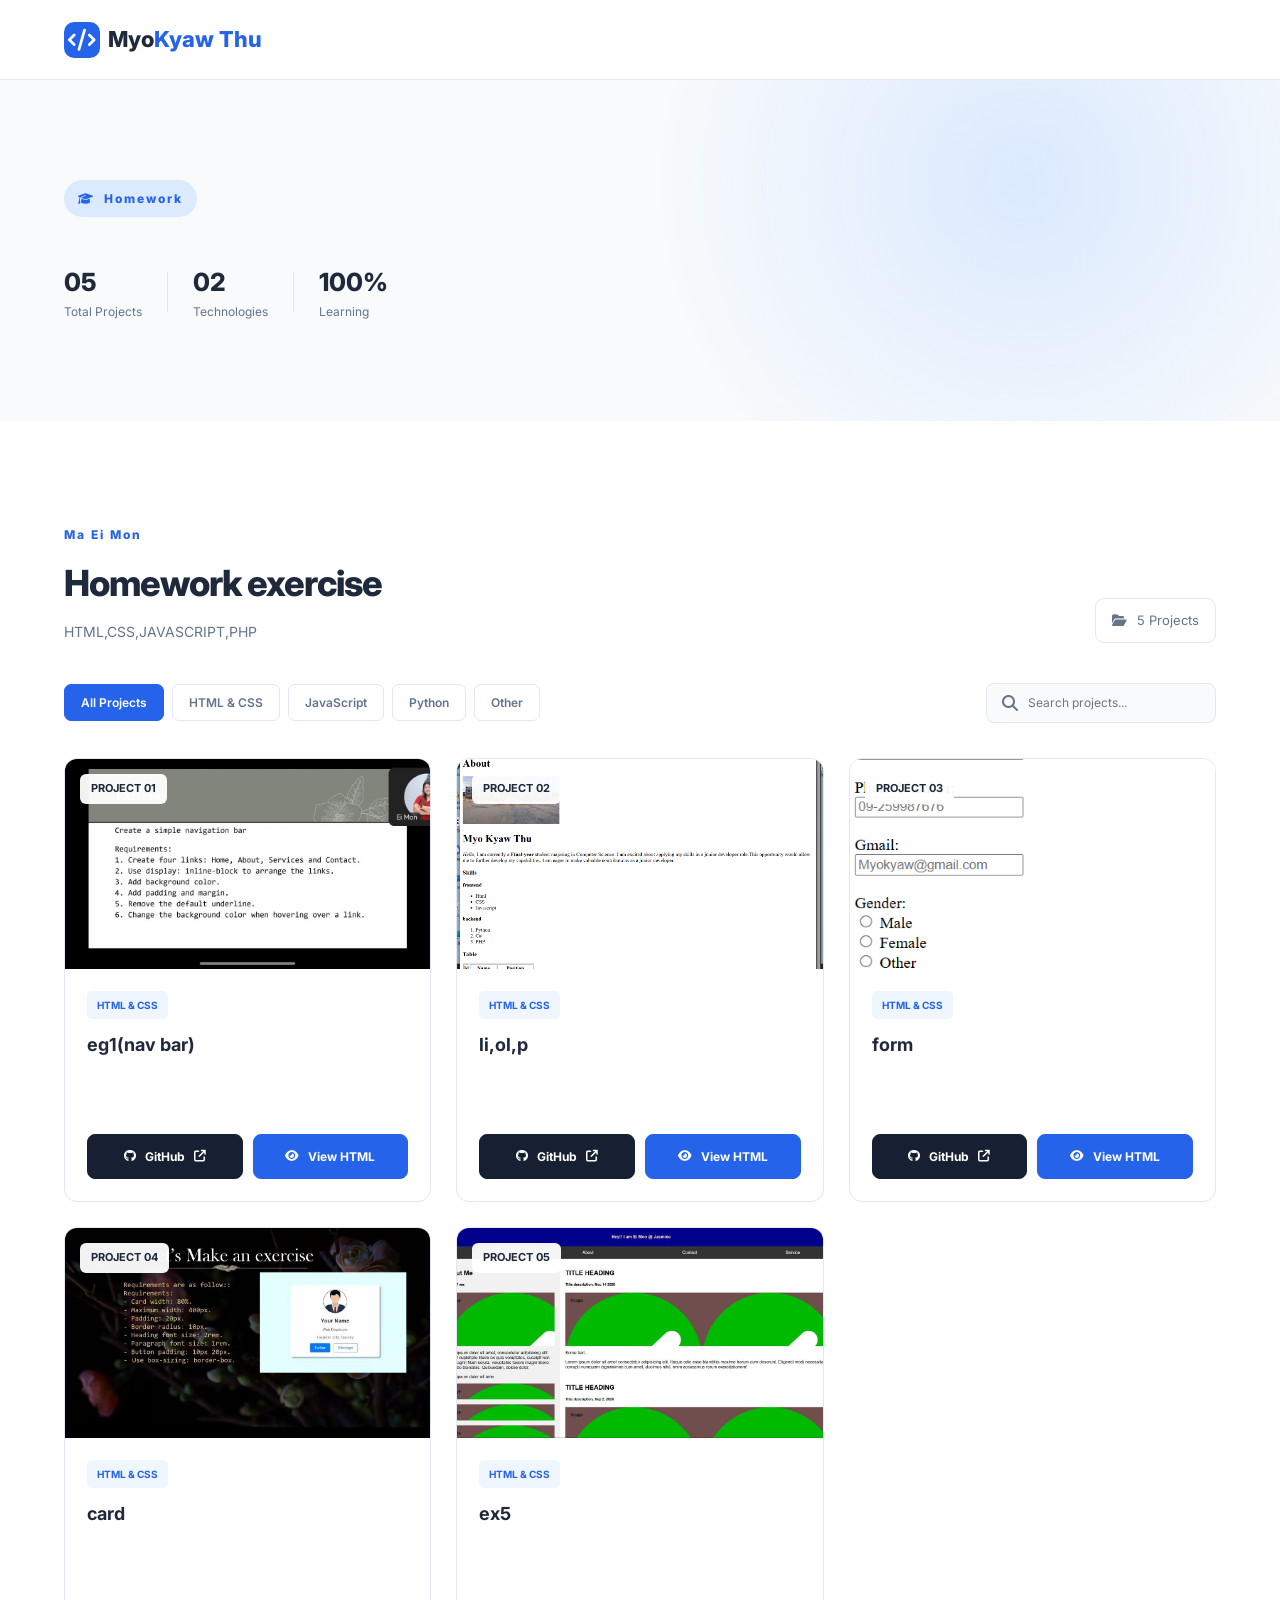
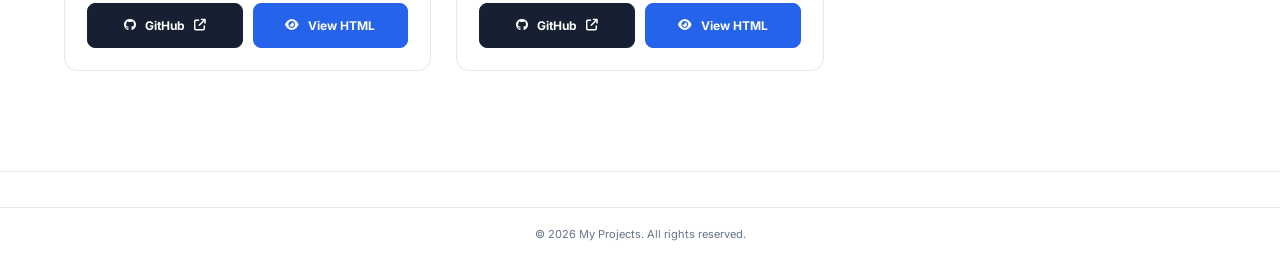
<file: index.html>
<!DOCTYPE html>
<html lang="en">
<head>
    <meta charset="UTF-8">
    <meta name="viewport" content="width=device-width, initial-scale=1.0">
    <meta name="description" content="My student homework projects showcase">
    <title>homework</title>

    <link rel="stylesheet" href="./css/styles.css">

    <!-- Google Fonts -->
    <link rel="preconnect" href="https://fonts.googleapis.com">
    <link rel="preconnect" href="https://fonts.gstatic.com" crossorigin>
    <link href="https://fonts.googleapis.com/css2?family=Inter:wght@400;500;600;700;800&display=swap" rel="stylesheet">

    <!-- Font Awesome -->
    <link rel="stylesheet" href="https://cdnjs.cloudflare.com/ajax/libs/font-awesome/6.5.2/css/all.min.css">
</head>

<body>

    <!-- Navbar -->
    <header class="navbar">
        <div class="nav-container">
            <a href="#" class="logo">
                <span class="logo-icon"><i class="fa-solid fa-code"></i></span>
                Myo<span>Kyaw Thu</span>
            </a>

          

    

            <button class="menu-btn" id="menuBtn" aria-label="Toggle navigation">
                <i class="fa-solid fa-bars"></i>
            </button>
        </div>
    </header>

    <!-- Hero Section -->
    <section class="hero" id="home">
        <div class="hero-container">

            <div class="hero-content">
                <span class="hero-label">
                    <i class="fa-solid fa-graduation-cap"></i>
                    Homework
                </span>

           

                <div class="hero-stats">
                    <div>
                        <h3 id="totalProjects">00</h3>
                        <p>Total Projects</p>
                    </div>

                    <div class="stat-divider"></div>

                    <div>
                        <h3>02</h3>
                        <p>Technologies</p>
                    </div>

                    <div class="stat-divider"></div>

                    <div>
                        <h3>100%</h3>
                        <p>Learning</p>
                    </div>
                </div>
            </div>

          
        </div>
    </section>

    <!-- Projects Section -->
    <section class="projects-section" id="projects">

        <div class="section-container">

            <div class="section-heading">
                <div>
                    <span class="section-label">Ma Ei Mon</span>
                    <h2>Homework exercise<span></span></h2>
                    <p>HTML,CSS,JAVASCRIPT,PHP</p>
                </div>

                <div class="project-count">
                    <i class="fa-solid fa-folder-open"></i>
                    <span id="showingCount">0 Projects</span>
                </div>
            </div>

            <!-- Search -->
            <div class="filter-container">

                <div class="filter-buttons" id="filterButtons">
                    <button class="filter-btn active" data-category="All">All Projects</button>
                    <button class="filter-btn" data-category="HTML & CSS">HTML & CSS</button>
                    <button class="filter-btn" data-category="JavaScript">JavaScript</button>
                    <button class="filter-btn" data-category="Python">Python</button>
                    <button class="filter-btn" data-category="Other">Other</button>
                </div>

                <div class="search-box">
                    <i class="fa-solid fa-magnifying-glass"></i>
                    <input
                        type="text"
                        id="searchInput"
                        placeholder="Search projects..."
                    >
                </div>

            </div>

            <!-- Project Cards -->
            <div class="project-grid" id="projectGrid">
                <!-- JavaScript will generate project cards here -->
            </div>

            <div class="empty-state" id="emptyState">
                <i class="fa-solid fa-folder-open"></i>
                <h3>No Projects Found</h3>
                <p>Try searching with another keyword.</p>
            </div>

        </div>
    </section>


    <!-- Footer -->
    <footer class="footer">
        

        <div class="copyright">
            © 2026 My Projects. All rights reserved.
        </div>
    </footer>

    <script src="./javascript/script.js"></script>
</body>
</html>
</file>
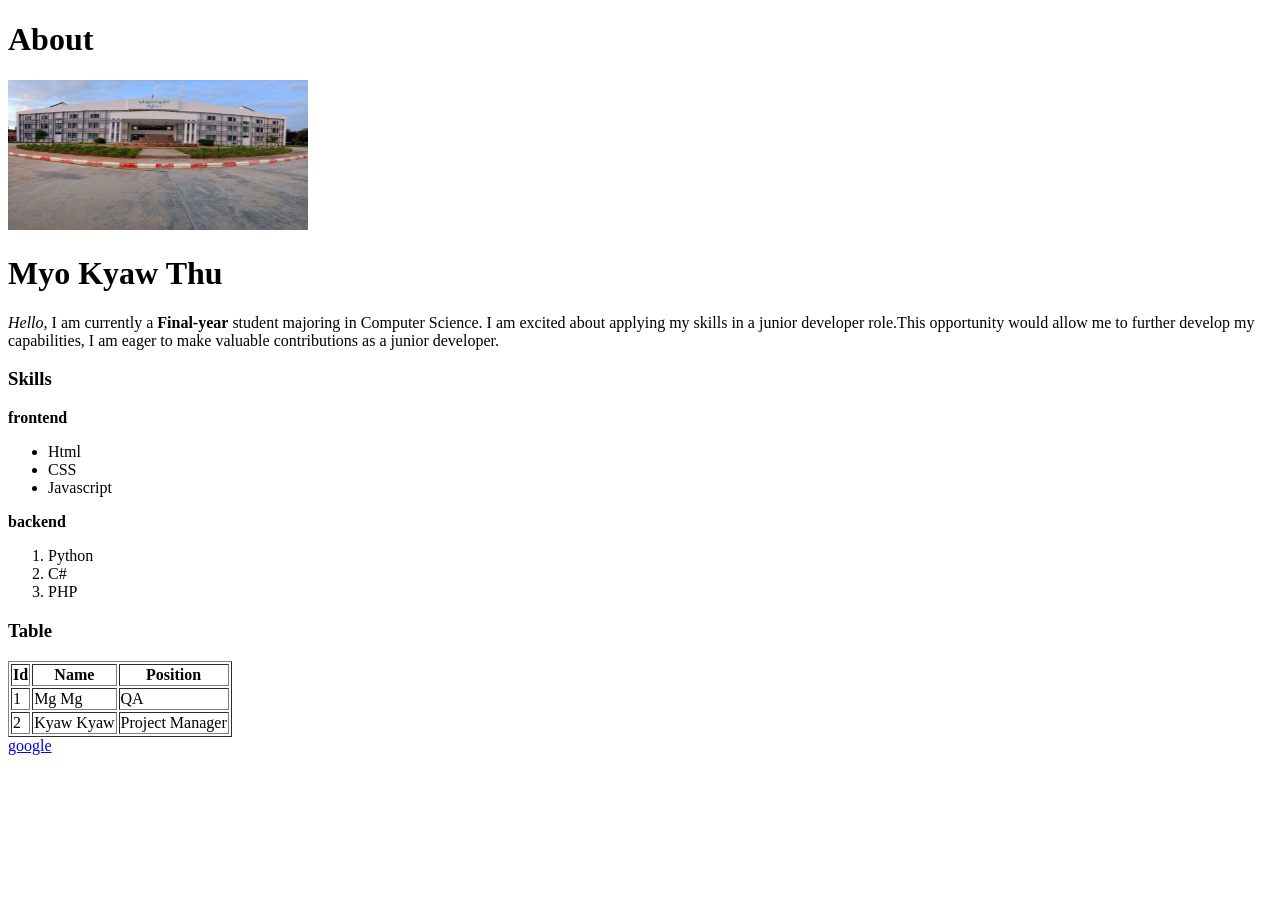
<file: html/ex1.html>
<!DOCTYPE html>
<html lang="en">
<head>
    <meta charset="UTF-8">
    <meta name="viewport" content="width=device-width, initial-scale=1.0">
    <title>Document</title>
    <link rel="icon" href="../images/IMG_20240305_143154_333.jpg" type="image/jpeg">
</head>
<body>
    <h1>About</h1>
    <img src="../images/IMG_20240305_143154_333.jpg" alt="school" width="300" height="150">
    <h1>Myo Kyaw Thu</h1>
    <P><i>Hello,</i> I am currently a <b>Final-year</b> student majoring in Computer Science. I am excited about applying my skills in a junior developer role.This opportunity would allow me to further develop my capabilities, I am eager to make valuable contributions as a junior developer.</P>

<h3>Skills</h3>
    
    <p><b>frontend</b></p>
    <ul>
        
        <li>Html</li>
        <li>CSS</li>
        <li>Javascript</li>
    </ul>

    <p><b>backend </b></p>
    <ol>
        <li>Python</li>
        <li>C#</li>
        <li>PHP</li>
    </ol>

    <h3>Table</h3>
    <table border="1">
        
            <tr>
                <th>Id</th>
                <th>Name</th>
                <th>Position</th>
            </tr>
        
        <tbody>
            <tr>
                <td>1</td>
                <td>Mg Mg</td>
                <td>QA</td>
            </tr>
            <tr>
                <td>2</td>
                <td>Kyaw Kyaw</td>
                <td>Project Manager</td>
            </tr>
        </tbody>
    </table>
<a href="https://www.google.com">google</a>
</body>
</html>
</file>
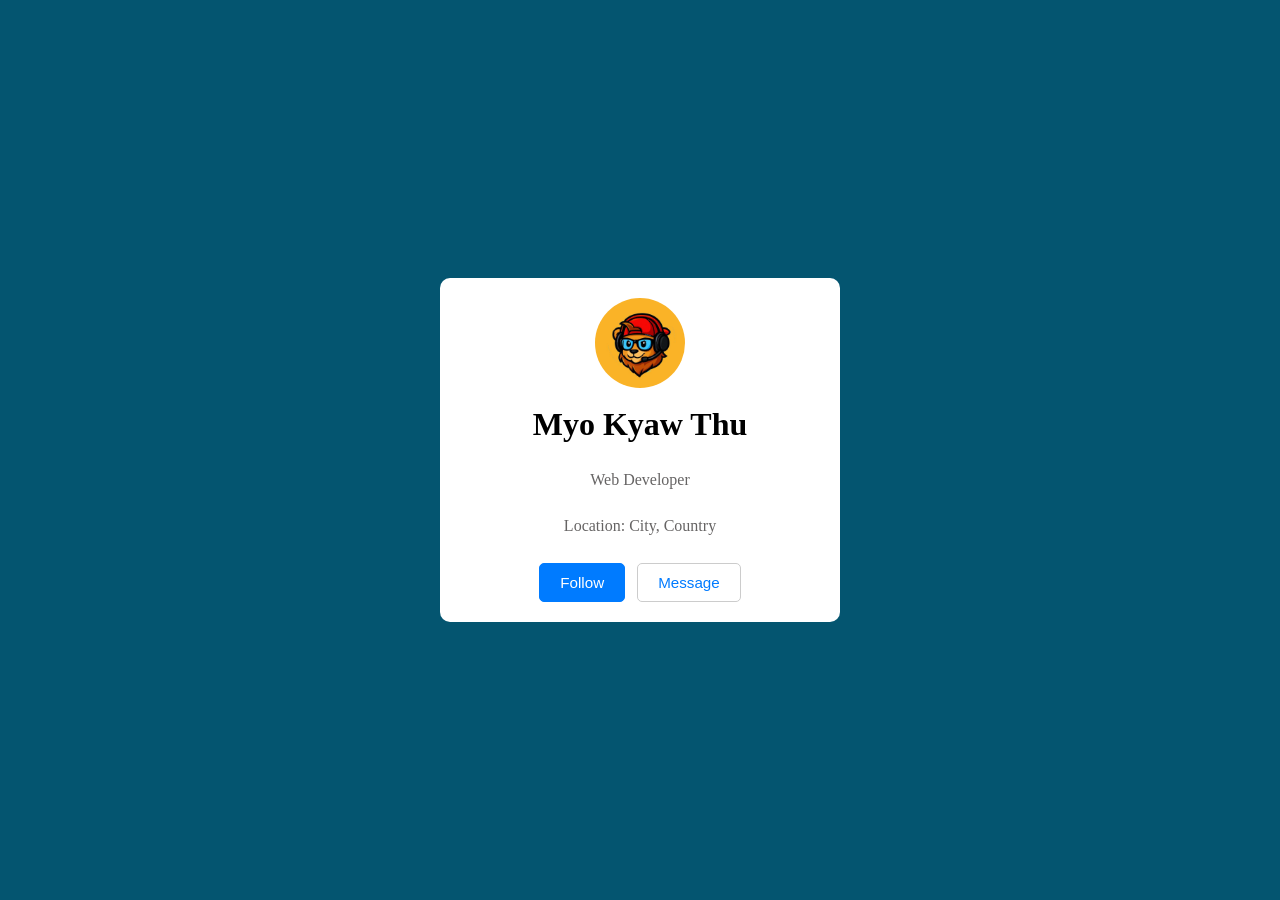
<file: html/ex3.html>
<!DOCTYPE html>
<html lang="en">
<head>
    <meta charset="UTF-8">
    <meta name="viewport" content="width=device-width, initial-scale=1.0">
    <title>Document</title>
    <link rel="stylesheet" href="../css/ex3style.css">
</head>
<body>
    
<div class="card">
        
           <div class="avatar">
            <img src="../images/photo_2025-11-20_00-12-04.jpg" alt="Profile Picture">
       
        </div><br>

        <h1>Myo Kyaw Thu</h1><br>
        <p class="role">Web Developer</p><br>
        <p class="location">Location: City, Country</p><br>

        <div class="buttons">
            <button class="btn btn-follow">Follow</button>
            <button class="btn btn-message">Message</button>
        </div>
    </div>

</body>
</html>
</file>
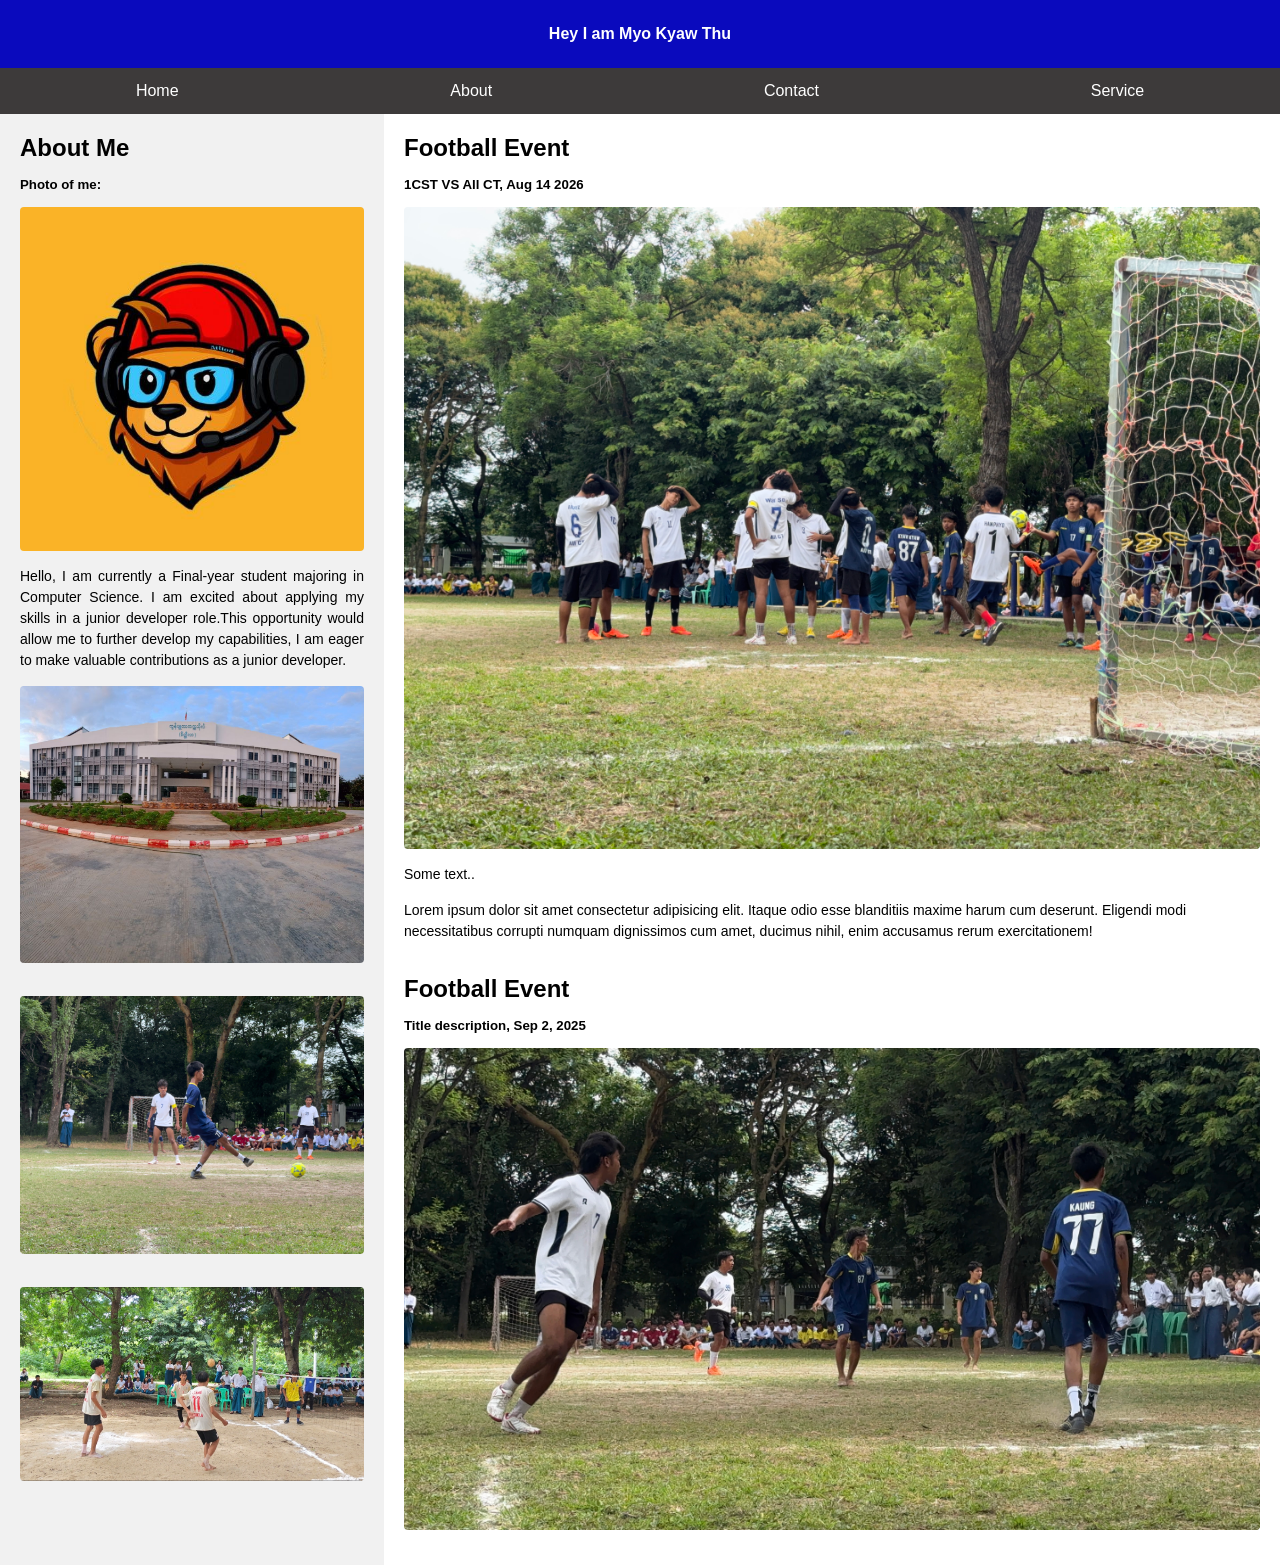
<file: html/ex4.html>
<!DOCTYPE html>
<html lang="en">

<head>
    <meta charset="UTF-8">
    <meta name="viewport" content="width=device-width, initial-scale=1.0">
    <title>myokyawthu</title>
    <link rel="stylesheet" href="../css/ex4style.css">
</head>

<body>

    <header class="header">
        <h4>Hey I am Myo Kyaw Thu</h4>
    </header>

    <nav class="navbar">
        <a href="#">Home</a>
        <a href="#">About</a>
        <a href="#">Contact</a>
        <a href="#">Service</a>
    </nav>

    <div class="row">

        <aside class="side">
            <h2>About Me</h2>
            <h5>Photo of me:</h5>
            <img src="../images/photo_2025-11-20_00-12-04.jpg" alt="Photo of me" class="real-img">
            <p style="text-align: justify;">Hello, I am currently a Final-year student majoring in Computer Science. I am excited about applying my skills in a junior developer role.This opportunity would allow me to further develop my capabilities, I am eager to make valuable contributions as a junior developer.</p>
            
            <img src="../images/IMG_20240305_143154_333.jpg" alt="Image 1" class="real-img small"><br>
            <img src="../images/IMG_5168.JPG" alt="Image 2" class="real-img small"><br>
            <img src="../images/Screenshot_2026_08_13_11_11_57_465_org_telegram_messenger_1786596211272edit.jpg" alt="Image 3" class="real-img small">
        </aside>

        <main class="main">
            <h2>Football Event</h2>
            <h5>1CST VS All CT, Aug 14 2026</h5>
          
            <img src="../images/IMG_4606.JPG" alt="Main Image 1" class="real-img">
            <p>Some text..</p>
            <p>Lorem ipsum dolor sit amet consectetur adipisicing elit. Itaque odio esse blanditiis maxime harum cum deserunt. Eligendi modi necessitatibus corrupti numquam dignissimos cum amet, ducimus nihil, enim accusamus rerum exercitationem!</p>
            <br>
            
            <h2>Football Event</h2>
            <h5>Title description, Sep 2, 2025</h5>
     
            <img src="../images/IMG_4902.JPG" alt="Main Image 2" class="real-img">
        </main>
    </div>

</body>

</html>
</file>
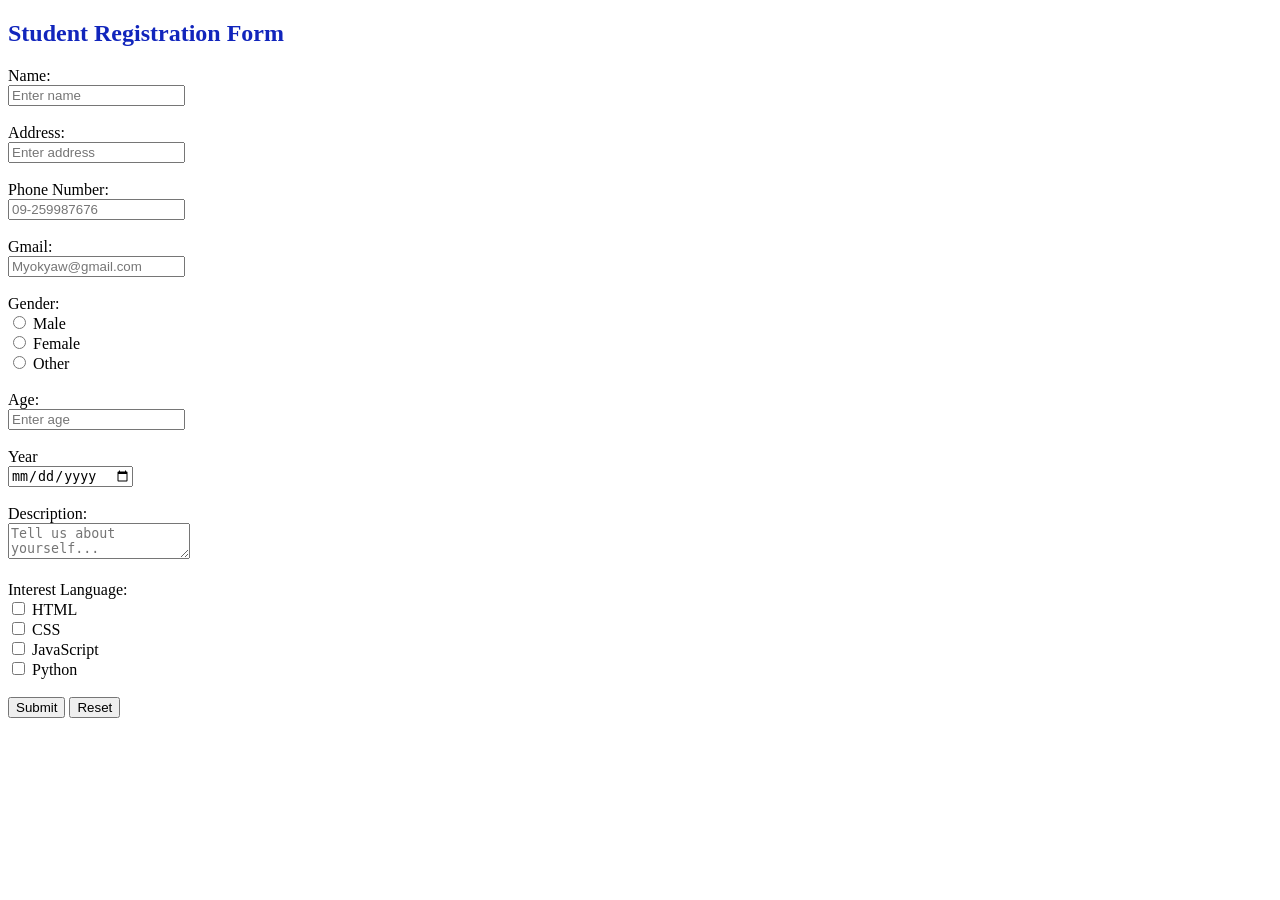
<file: html/form.html>
<!DOCTYPE html>
<html lang="en">
<head>
    <meta charset="UTF-8">
    <meta name="viewport" content="width=device-width, initial-scale=1.0">
    <title>Student Registration Form</title>
    <style>
       h2{
        color: rgb(17, 37, 188);
       }
 

    </style>
</head>
<body>
    
     <h2>Student Registration Form</h2>

    <form action="./index.html" method="post">
       
        
            <label for="name">Name:</label><br>
            <input type="text" id="name" placeholder="Enter name" name="name" required><br><br>
        

     
        
            <label for="address">Address:</label><br>
            <input type="text" id="address" placeholder="Enter address" name="address" required><br><br>
       

      
       
            <label for="phone">Phone Number:</label><br>
            <input type="tel" id="phone" name="phone" placeholder="09-259987676"><br><br>
       

      
       
            <label for="email">Gmail:</label><br>
            <input type="email" id="email" name="email" placeholder="Myokyaw@gmail.com" required><br><br>
       

       
       
            <label>Gender:</label><br>
            <input type="radio" id="male" name="gender" value="male">
            <label browser="male">Male</label><br>
            <input type="radio" id="female" name="gender" value="female">
            <label for="female">Female</label><br>
            <input type="radio" id="other" name="gender" value="other">
            <label for="other">Other</label><br><br>
       

     
       
            <label for="age">Age:</label><br>
            <input type="text" id="age" placeholder="Enter age" name="age"><br><br>
      

        
      
            <label for="year">Year </label><br>
            <input type="date" id="year" name="year"><br><br>
        

        
        
            <label for="description">Description:</label><br>
            <textarea id="description" name="description"  placeholder="Tell us about yourself..."></textarea><br><br>
       

       
            <label>Interest Language:</label><br>
            <input type="checkbox" id="lang-html" name="language" value="html">
            <label for="lang-html">HTML</label><br>
            <input type="checkbox" id="lang-css" name="language" value="css">
            <label for="lang-css">CSS</label><br>
            <input type="checkbox" id="lang-js" name="language" value="javascript">
            <label for="lang-js">JavaScript</label><br>
            <input type="checkbox" id="lang-python" name="language" value="python">
            <label for="lang-python">Python</label><br><br>
      
       
            <input type="submit" value="Submit">
            <input type="reset" value="Reset">
     
    </form>
</body>
</html>
</file>
<file: css/styles.css>
/* ==============================
   GLOBAL SETTINGS
============================== */

:root {
    --primary: #2563eb;
    --primary-dark: #1d4ed8;
    --background: #f8fafc;
    --white: #ffffff;
    --text: #1e293b;
    --secondary: #64748b;
    --border: #e2e8f0;
    --light-blue: #eff6ff;
}

* {
    margin: 0;
    padding: 0;
    box-sizing: border-box;
}

html {
    scroll-behavior: smooth;
    scroll-padding-top: 90px;
}

body {
    font-family: 'Inter', sans-serif;
    background: var(--background);
    color: var(--text);
    line-height: 1.6;
}

a {
    text-decoration: none;
    color: inherit;
}

button,
input {
    font-family: inherit;
}

button {
    cursor: pointer;
}

.section-container,
.nav-container {
    width: 90%;
    max-width: 1200px;
    margin: auto;
}

/* ==============================
   NAVBAR
============================== */

.navbar {
    height: 80px;
    background: rgba(255, 255, 255, 0.95);
    border-bottom: 1px solid var(--border);
    position: sticky;
    top: 0;
    z-index: 100;
    backdrop-filter: blur(12px);
}

.nav-container {
    height: 100%;
    display: flex;
    align-items: center;
    justify-content: space-between;
}

.logo {
    display: flex;
    align-items: center;
    gap: 8px;
    font-size: 22px;
    font-weight: 800;
}

.logo > span:last-child {
    color: var(--primary);
    margin-left: -8px;
}

.logo-icon {
    width: 36px;
    height: 36px;
    background: var(--primary);
    color: white;
    display: grid;
    place-items: center;
    border-radius: 10px;
}

.nav-links {
    display: flex;
    align-items: center;
    gap: 35px;
}

.nav-links a {
    color: var(--secondary);
    font-size: 14px;
    font-weight: 600;
    transition: 0.3s;
}

.nav-links a:hover,
.nav-links a.active {
    color: var(--primary);
}

.nav-button {
    padding: 11px 18px;
    background: var(--primary);
    color: white;
    border-radius: 8px;
    font-size: 13px;
    font-weight: 600;
    transition: 0.3s;
}

.nav-button:hover {
    background: var(--primary-dark);
    transform: translateY(-2px);
}

.menu-btn {
    display: none;
    background: none;
    border: none;
    color: var(--text);
    font-size: 23px;
}

/* ==============================
   HERO SECTION
============================== */

.hero {
    padding: 100px 0;
    background:
        radial-gradient(circle at 80% 30%, #dbeafe 0, transparent 35%),
        var(--background);
}

.hero-container {
    width: 90%;
    max-width: 1200px;
    margin: auto;
    display: grid;
    grid-template-columns: 1.1fr 0.9fr;
    align-items: center;
    gap: 70px;
}

.hero-label,
.section-label {
    color: var(--primary);
    font-size: 12px;
    font-weight: 800;
    letter-spacing: 2px;
}

.hero-label {
    display: inline-flex;
    align-items: center;
    gap: 9px;
    padding: 9px 14px;
    background: #dbeafe;
    border-radius: 30px;
}

.hero-content h1 {
    font-size: clamp(38px, 5vw, 60px);
    font-weight: 800;
    line-height: 1.15;
    letter-spacing: -2px;
    margin: 25px 0;
}

.hero-content h1 span {
    display: block;
    color: var(--primary);
}

.hero-content > p {
    color: var(--secondary);
    font-size: 15px;
    max-width: 530px;
    line-height: 1.9;
}

.hero-buttons {
    display: flex;
    gap: 15px;
    margin-top: 30px;
}

.primary-btn,
.secondary-btn {
    padding: 14px 22px;
    border-radius: 9px;
    font-size: 14px;
    font-weight: 600;
    transition: 0.3s;
}

.primary-btn {
    background: var(--primary);
    color: white;
}

.primary-btn:hover {
    background: var(--primary-dark);
    transform: translateY(-3px);
}

.secondary-btn {
    background: white;
    border: 1px solid var(--border);
}

.secondary-btn:hover {
    border-color: var(--primary);
    color: var(--primary);
}

.hero-stats {
    display: flex;
    align-items: center;
    gap: 25px;
    margin-top: 45px;
}

.hero-stats h3 {
    font-size: 25px;
    font-weight: 800;
}

.hero-stats p {
    font-size: 12px;
    color: var(--secondary);
}

.stat-divider {
    width: 1px;
    height: 40px;
    background: var(--border);
}

/* CODE CARD */

.hero-visual {
    position: relative;
    padding: 30px;
}

.hero-card {
    background: #172033;
    color: white;
    border-radius: 16px;
    overflow: hidden;
    box-shadow: 0 25px 60px rgba(15, 23, 42, 0.2);
    transform: rotate(2deg);
}

.code-header {
    display: flex;
    align-items: center;
    gap: 15px;
    padding: 18px 22px;
    background: #202c41;
    color: #94a3b8;
    font-size: 12px;
}

.code-dots {
    display: flex;
    gap: 6px;
}

.code-dots span {
    width: 9px;
    height: 9px;
    border-radius: 50%;
    background: #f87171;
}

.code-dots span:nth-child(2) {
    background: #fbbf24;
}

.code-dots span:nth-child(3) {
    background: #4ade80;
}

.code-content {
    padding: 30px;
    font-family: monospace;
    font-size: 14px;
    line-height: 2.1;
}

.indent {
    padding-left: 25px;
}

.purple { color: #c084fc; }
.green { color: #86efac; }
.blue { color: #7dd3fc; }
.orange { color: #fdba74; }

.code-footer {
    padding: 15px 25px;
    background: #202c41;
    color: #86efac;
    font-size: 12px;
}

.floating-icon {
    position: absolute;
    width: 55px;
    height: 55px;
    display: grid;
    place-items: center;
    background: white;
    border-radius: 15px;
    box-shadow: 0 10px 30px rgba(0,0,0,0.1);
    font-size: 27px;
}

.icon-one {
    top: 0;
    right: 0;
    color: #e34f26;
}

.icon-two {
    bottom: 30px;
    left: 0;
    color: #1572b6;
}

.icon-three {
    bottom: -5px;
    right: 50px;
    color: #d6a600;
}

/* ==============================
   PROJECT SECTION
============================== */

.projects-section {
    padding: 100px 0;
    background: white;
}

.section-heading {
    display: flex;
    justify-content: space-between;
    align-items: end;
    gap: 20px;
    margin-bottom: 40px;
}

.section-heading h2 {
    font-size: 36px;
    font-weight: 800;
    letter-spacing: -1px;
    margin: 8px 0;
}

.section-heading h2 span {
    color: var(--primary);
}

.section-heading p {
    color: var(--secondary);
    font-size: 14px;
}

.project-count {
    padding: 11px 16px;
    border: 1px solid var(--border);
    border-radius: 9px;
    color: var(--secondary);
    font-size: 13px;
    display: flex;
    gap: 10px;
    align-items: center;
}

/* FILTER AND SEARCH */

.filter-container {
    display: flex;
    justify-content: space-between;
    align-items: center;
    gap: 20px;
    flex-wrap: wrap;
    margin-bottom: 35px;
}

.filter-buttons {
    display: flex;
    gap: 8px;
    flex-wrap: wrap;
}

.filter-btn {
    border: 1px solid var(--border);
    background: white;
    color: var(--secondary);
    padding: 10px 16px;
    border-radius: 7px;
    font-size: 12px;
    font-weight: 600;
    transition: 0.3s;
}

.filter-btn:hover,
.filter-btn.active {
    background: var(--primary);
    color: white;
    border-color: var(--primary);
}

.search-box {
    display: flex;
    align-items: center;
    gap: 10px;
    background: #f8fafc;
    border: 1px solid var(--border);
    padding: 11px 15px;
    border-radius: 8px;
    width: 230px;
    color: var(--secondary);
}

.search-box input {
    width: 100%;
    background: transparent;
    border: none;
    outline: none;
    font-size: 12px;
    color: var(--text);
}

/* PROJECT CARDS */

.project-grid {
    display: grid;
    grid-template-columns: repeat(3, 1fr);
    gap: 25px;
}

.project-card {
    background: white;
    border: 1px solid var(--border);
    border-radius: 13px;
    overflow: hidden;
    transition: 0.35s;
    animation: fadeIn 0.4s ease;
}

.project-card:hover {
    transform: translateY(-7px);
    box-shadow: 0 15px 35px rgba(15, 23, 42, 0.09);
    border-color: #bfdbfe;
}

.project-image {
    width: 100%;
    height: 210px;
    object-fit: cover;
    display: block;
    background: #e2e8f0;
    transition: 0.4s;
}

.project-card:hover .project-image {
    transform: scale(1.04);
}

.image-wrapper {
    overflow: hidden;
    position: relative;
}

.project-number {
    position: absolute;
    top: 15px;
    left: 15px;
    background: rgba(255,255,255,0.95);
    color: var(--text);
    padding: 6px 11px;
    border-radius: 6px;
    font-size: 11px;
    font-weight: 700;
}

.project-info {
    padding: 22px;
}

.project-category {
    display: inline-block;
    padding: 6px 10px;
    background: var(--light-blue);
    color: var(--primary);
    border-radius: 5px;
    font-size: 10px;
    font-weight: 700;
    margin-bottom: 12px;
}

.project-info h3 {
    font-size: 18px;
    margin-bottom: 9px;
}

.project-info p {
    color: var(--secondary);
    font-size: 12px;
    line-height: 1.8;
    min-height: 45px;
}

.project-link {
    display: flex;
    align-items: center;
    justify-content: center;
    gap: 9px;
    margin-top: 20px;
    padding: 12px;
    border: 1px solid var(--border);
    border-radius: 8px;
    color: var(--text);
    font-size: 12px;
    font-weight: 700;
    transition: 0.3s;
}

.project-link:hover {
    background: #172033;
    color: white;
    border-color: #172033;
}

/* EMPTY STATE */

.empty-state {
    text-align: center;
    padding: 70px 20px;
    display: none;
}

.empty-state i {
    font-size: 45px;
    color: #94a3b8;
    margin-bottom: 15px;
}

.empty-state h3 {
    margin-bottom: 8px;
}

.empty-state p {
    color: var(--secondary);
    font-size: 13px;
}

/* ==============================
   ABOUT SECTION
============================== */

.about-section {
    padding: 90px 0;
    background: #f1f5f9;
}

.about-container {
    width: 90%;
    max-width: 950px;
    margin: auto;
    display: flex;
    align-items: center;
    gap: 35px;
    background: white;
    padding: 45px;
    border-radius: 15px;
    border: 1px solid var(--border);
}

.about-icon {
    min-width: 100px;
    height: 100px;
    display: grid;
    place-items: center;
    background: var(--light-blue);
    color: var(--primary);
    border-radius: 20px;
    font-size: 40px;
}

.about-content h2 {
    font-size: 29px;
    margin: 8px 0 12px;
}

.about-content p {
    color: var(--secondary);
    font-size: 13px;
    line-height: 1.9;
    margin-bottom: 10px;
}

/* ==============================
   FOOTER
============================== */

.footer {
    background: white;
    border-top: 1px solid var(--border);
    padding-top: 35px;
}

.footer-container {
    width: 90%;
    max-width: 1200px;
    margin: auto;
    display: flex;
    justify-content: space-between;
    align-items: center;
    padding-bottom: 25px;
    gap: 15px;
}

.footer-container p {
    font-size: 12px;
    color: var(--secondary);
}

.footer-container p i {
    color: #ef4444;
}

.back-top {
    font-size: 12px;
    font-weight: 600;
    color: var(--primary);
}

.copyright {
    text-align: center;
    padding: 18px;
    border-top: 1px solid var(--border);
    color: var(--secondary);
    font-size: 11px;
}

/* ==============================
   ANIMATIONS
============================== */

@keyframes fadeIn {
    from {
        opacity: 0;
        transform: translateY(15px);
    }
    to {
        opacity: 1;
        transform: translateY(0);
    }
}

/* ==============================
   RESPONSIVE DESIGN
============================== */

@media (max-width: 992px) {
    .hero-container {
        grid-template-columns: 1fr 1fr;
        gap: 25px;
    }

    .project-grid {
        grid-template-columns: repeat(2, 1fr);
    }

    .hero-content h1 {
        font-size: 42px;
    }
}

@media (max-width: 768px) {
    .navbar {
        height: 70px;
    }

    .nav-button {
        display: none;
    }

    .menu-btn {
        display: block;
    }

    .nav-links {
        position: absolute;
        top: 70px;
        left: 0;
        width: 100%;
        background: white;
        display: none;
        flex-direction: column;
        gap: 0;
        border-bottom: 1px solid var(--border);
        padding: 10px 5%;
    }

    .nav-links.show {
        display: flex;
    }

    .nav-links a {
        width: 100%;
        padding: 13px;
    }

    .hero {
        padding: 65px 0;
    }

    .hero-container {
        grid-template-columns: 1fr;
    }

    .hero-content h1 {
        font-size: 42px;
    }

    .hero-visual {
        margin-top: 25px;
    }

    .section-heading {
        align-items: start;
        flex-direction: column;
    }

    .filter-container {
        align-items: stretch;
        flex-direction: column;
    }

    .search-box {
        width: 100%;
    }

    .about-container {
        padding: 30px;
        flex-direction: column;
        text-align: center;
    }
}

@media (max-width: 500px) {
    .project-grid {
        grid-template-columns: 1fr;
    }

    .hero-content h1 {
        font-size: 36px;
    }

    .hero-stats {
        gap: 14px;
    }

    .hero-stats h3 {
        font-size: 20px;
    }

    .hero-stats p {
        font-size: 10px;
    }

    .hero-buttons {
        flex-direction: column;
    }

    .hero-buttons a {
        text-align: center;
    }

    .section-heading h2 {
        font-size: 29px;
    }

    .filter-buttons {
        gap: 7px;
    }

    .filter-btn {
        padding: 9px 11px;
        font-size: 10px;
    }

    .footer-container {
        flex-direction: column;
        text-align: center;
    }

    .about-content h2 {
        font-size: 24px;
    }

    .code-content {
        font-size: 12px;
        padding: 20px;
    }
}


/* PROJECT ACTION BUTTONS */

.project-actions {
    display: grid;
    grid-template-columns: 1fr 1fr;
    gap: 10px;
    margin-top: 20px;
}

.project-actions .project-link {
    margin-top: 0;
    padding: 12px 8px;
    font-size: 12px;
    white-space: nowrap;
}

.github-btn {
    background: #172033;
    color: white;
    border-color: #172033;
}

.github-btn:hover {
    background: #334155;
    border-color: #334155;
}

.demo-btn {
    background: #2563eb;
    color: white;
    border-color: #2563eb;
}

.demo-btn:hover {
    background: #1d4ed8;
    border-color: #1d4ed8;
}
</file>
<file: css/ex3style.css>
* {
    box-sizing: border-box;
    margin: 0;
    padding: 0;
}

body {
    background-color: rgb(4, 85, 112);
    display: flex;
    justify-content: center;
    align-items: center;
    min-height: 100vh;
}

.card {
    width: 80%;
    max-width: 400px;
    padding: 20px;
    border-radius: 10px;
    background-color: white;
    text-align: center;
}

.avatar {
    width: 90px;
    height: 90px;
    margin: auto;
}

.avatar img {
    width: 100%;
    height: 100%;
    border-radius: 50%;
    object-fit: cover;
}

h1 {
    font-size: 2rem;
    color: black;
    margin-bottom: 10px;
}

p {
    font-size: 1rem;
    color: #666464;
    margin-bottom: 10px;
}


.buttons {
    display: flex;
    justify-content: center;
    gap: 12px;
}

.btn {
    padding: 10px 20px;
    font-size: 0.95rem;
    border-radius: 5px;
}

.btn-follow {
    background-color: #007bff;
    color: #ffffff;
    border: 1px solid #007bff;
}

.btn-message {
    background-color: #ffffff;
    color: #007bff;
    border: 1px solid #cccccc;
}
</file>
<file: css/ex4style.css>
* {
    box-sizing: border-box;
    margin: 0;
    padding: 0;
}

body {
    font-family: Arial, Helvetica, sans-serif;
}

.header {
    padding: 25px;
    text-align: center;
    background-color: #0a0abd; 
    color: white;
    
}


.navbar {
    position: sticky;
    top: 0;
    z-index: 1000;
    display: flex;
    justify-content: space-around;
    background-color: #3d3a3a; 
}

.navbar a {
    color: white;
    padding: 14px 20px;
    text-decoration: none;
    text-align: center;
}

.navbar a:hover {
    background-color: #ddd;
    color: black;
}

.row {
    display: flex;
    flex-wrap: wrap;
}


.side {
    flex: 30%;
    background-color: #f1f1f1; 
    padding: 20px;
}

.main {
    flex: 70%;
    background-color: white;
    padding: 20px;
}


h2 {
    margin-bottom: 15px;
}

h5 {
    margin-bottom: 15px;
}

p {
    margin: 15px 0;
    line-height: 1.5;
    font-size: 14px;
}

.real-img {
    width: 100%;
    height: auto;
    object-fit: cover;
    display: block;
    margin-bottom: 15px;
    border-radius: 4px; 
}

/* 
@media screen and (max-width: 700px) {
    .row, .navbar {
        flex-direction: column;
    }
} */
</file>
